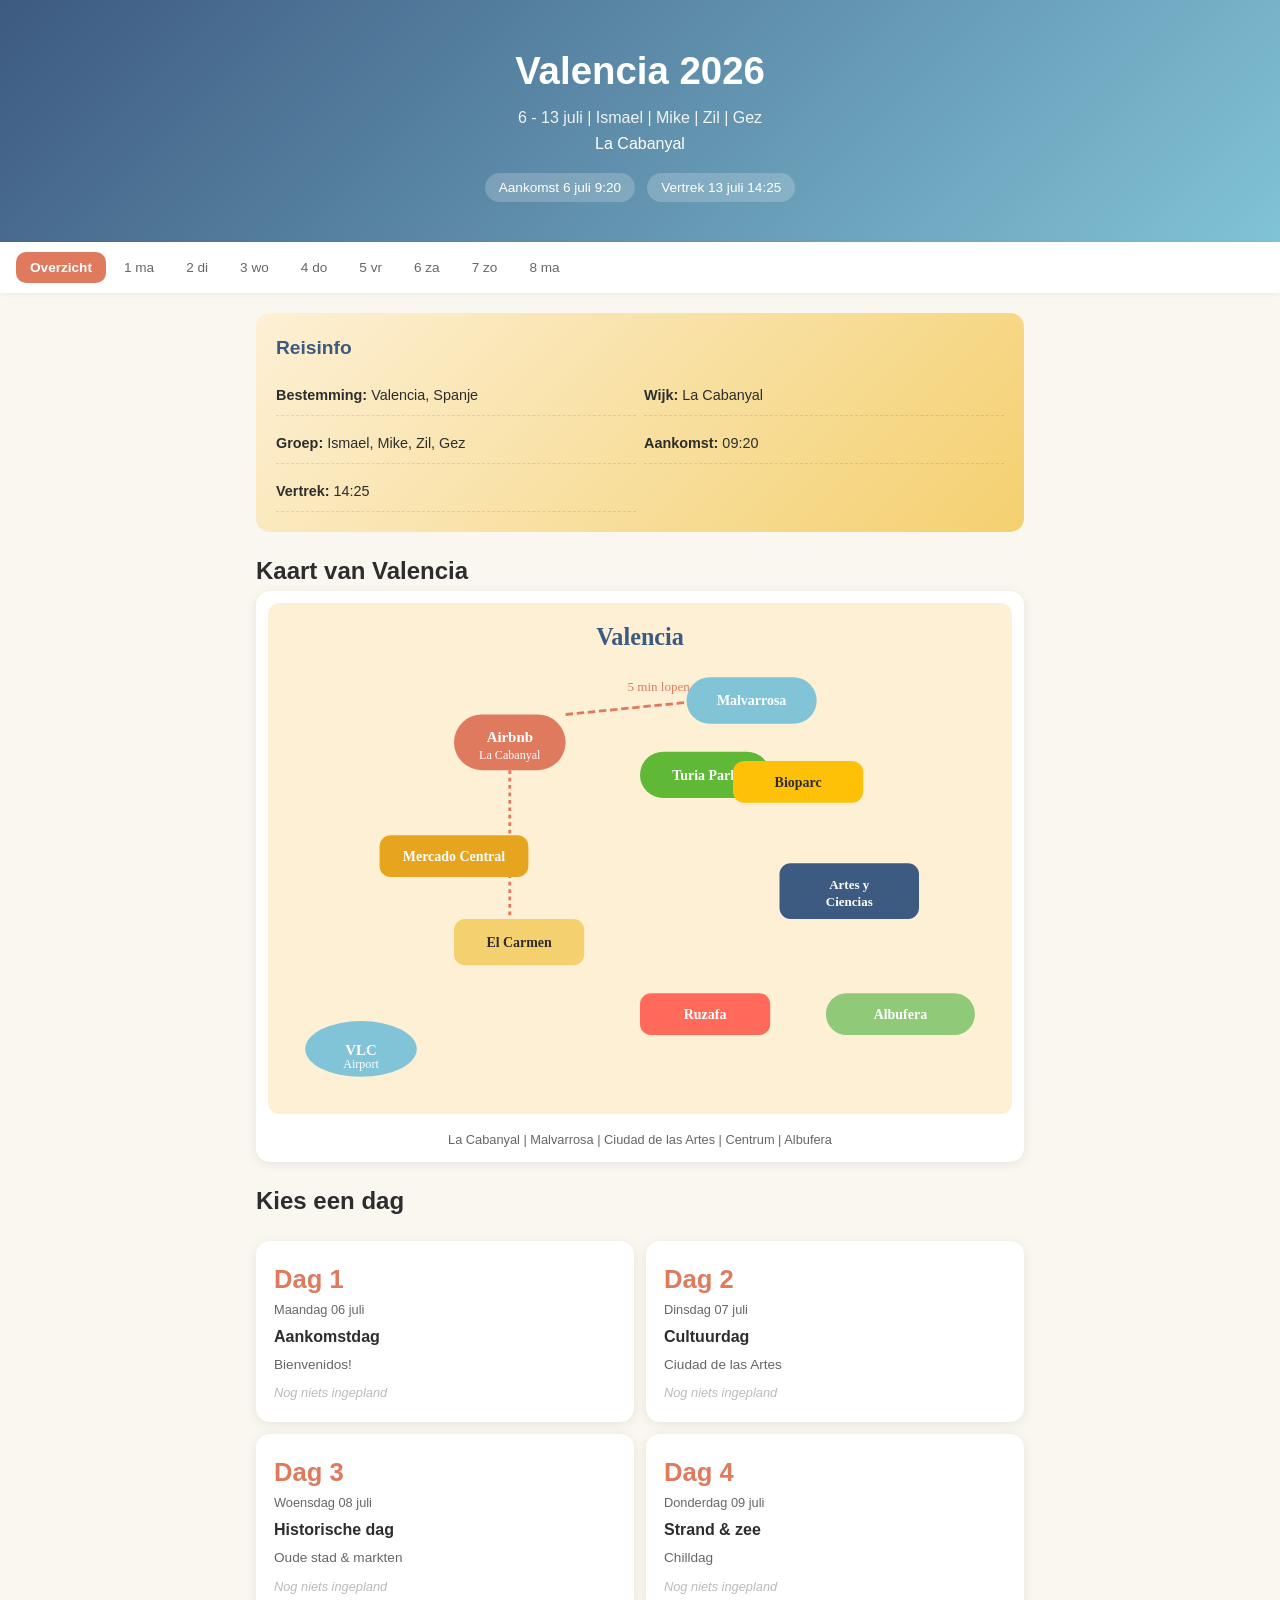
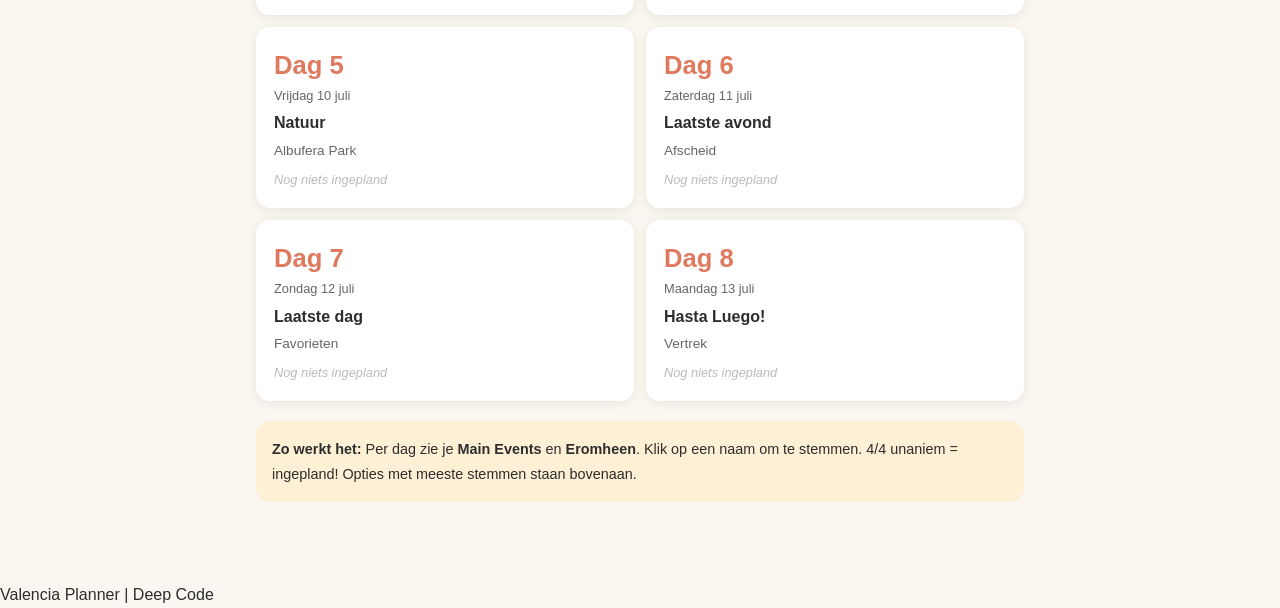
<file: index.html>
<!DOCTYPE html>
<html lang="nl">
<head>
  <meta charset="UTF-8">
  <meta name="viewport" content="width=device-width, initial-scale=1.0">
  <title>Valencia 2026</title>
  <link rel="stylesheet" href="style.css">
</head>
<body>
  <div id="app">
    <header class="hero">
      <div class="hero-content">
        <h1>Valencia 2026</h1>
        <p class="hero-sub">6 - 13 juli | Ismael | Mike | Zil | Gez</p>
        <p>La Cabanyal</p>
        <div class="hero-stats">
          <span>Aankomst 6 juli 9:20</span>
          <span>Vertrek 13 juli 14:25</span>
        </div>
      </div>
    </header>
    <nav class="day-nav" id="dayNav">
      <button class="day-btn active" data-day="0" onclick="switchDay(0)">Overzicht</button>
      <button class="day-btn" data-day="1" onclick="switchDay(1)">1 ma</button>
      <button class="day-btn" data-day="2" onclick="switchDay(2)">2 di</button>
      <button class="day-btn" data-day="3" onclick="switchDay(3)">3 wo</button>
      <button class="day-btn" data-day="4" onclick="switchDay(4)">4 do</button>
      <button class="day-btn" data-day="5" onclick="switchDay(5)">5 vr</button>
      <button class="day-btn" data-day="6" onclick="switchDay(6)">6 za</button>
      <button class="day-btn" data-day="7" onclick="switchDay(7)">7 zo</button>
      <button class="day-btn" data-day="8" onclick="switchDay(8)">8 ma</button>
    </nav>
    <main id="content"></main>
    <footer><p>Valencia Planner | Deep Code</p></footer>
  </div>
  <script src="app.js"></script>
</body>
</html>
</file>
<file: style.css>
:root {
  --terracotta: #e07a5f;
  --valencia-blue: #3d5a80;
  --med-blue: #81c3d7;
  --sand: #f4d06f;
  --cream: #fdf0d5;
  --green: #2ecc71;
  --text: #2d2d2d;
  --text-light: #666;
  --bg: #faf6f0;
  --card-bg: #ffffff;
  --shadow: 0 2px 12px rgba(0,0,0,0.08);
  --radius: 14px;
}
* { margin: 0; padding: 0; box-sizing: border-box; }
body {
  font-family: -apple-system, BlinkMacSystemFont, 'Segoe UI', Roboto, Oxygen, sans-serif;
  background: var(--bg);
  color: var(--text);
  line-height: 1.6;
}
.hero {
  background: linear-gradient(135deg, var(--valencia-blue), var(--med-blue));
  color: white;
  padding: 40px 20px;
  text-align: center;
}
.hero h1 { font-size: 2.4rem; font-weight: 700; }
.hero-sub { font-size: 1rem; opacity: 0.9; margin-top: 4px; }
.hero-stats { display: flex; flex-wrap: wrap; gap: 12px; justify-content: center; margin-top: 16px; font-size: 0.85rem; }
.hero-stats span { background: rgba(255,255,255,0.2); padding: 4px 14px; border-radius: 20px; }
.day-nav {
  display: flex; gap: 4px; padding: 10px 16px;
  background: white; overflow-x: auto; position: sticky; top: 0; z-index: 10;
  box-shadow: 0 1px 6px rgba(0,0,0,0.06);
}
.day-btn {
  flex-shrink: 0; background: none; border: none; padding: 8px 14px;
  border-radius: 10px; font-size: 0.85rem; font-weight: 500;
  color: var(--text-light); cursor: pointer;
}
.day-btn:hover { background: var(--cream); }
.day-btn.active { background: var(--terracotta); color: white; font-weight: 600; }
#content { max-width: 800px; margin: 0 auto; padding: 20px 16px 80px; }
.overview-grid { display: grid; grid-template-columns: 1fr 1fr; gap: 12px; margin: 20px 0; }
@media (max-width: 500px) { .overview-grid { grid-template-columns: 1fr; } }
.overview-card {
  background: var(--card-bg); border-radius: var(--radius); padding: 16px;
  box-shadow: var(--shadow); cursor: pointer; border: 2px solid transparent;
}
.overview-card:hover { transform: translateY(-2px); }
.overview-card .day-number { font-size: 1.6rem; font-weight: 700; color: var(--terracotta); }
.overview-card .day-date { font-size: 0.8rem; color: var(--text-light); }
.overview-card h3 { margin: 4px 0; font-size: 1rem; }
.overview-card .day-theme { color: var(--text-light); font-size: 0.85rem; }
.confirmed-badge {
  background: #e8f8f5; color: #1a7a4a; font-size: 0.8rem;
  padding: 4px 10px; border-radius: 8px; margin-top: 8px;
  border: 1px solid #a3e4d7;
}
.empty-badge { color: #bbb; font-size: 0.8rem; margin-top: 8px; font-style: italic; }
.travel-info {
  background: linear-gradient(135deg, var(--cream), var(--sand));
  border-radius: var(--radius); padding: 20px; margin-bottom: 20px;
}
.travel-info h2 { font-size: 1.2rem; margin-bottom: 12px; color: var(--valencia-blue); }
.travel-info-grid { display: grid; grid-template-columns: 1fr 1fr; gap: 8px; }
@media (max-width: 500px) { .travel-info-grid { grid-template-columns: 1fr; } }
.travel-info-item { font-size: 0.9rem; padding: 8px 0; border-bottom: 1px dashed rgba(0,0,0,0.1); }
.map-container { background: var(--card-bg); border-radius: var(--radius); padding: 12px; margin-bottom: 20px; box-shadow: var(--shadow); text-align: center; }
.map-caption { font-size: 0.8rem; color: var(--text-light); margin-top: 8px; }
.how-it-works { background: var(--cream); border-radius: var(--radius); padding: 16px; margin-top: 20px; font-size: 0.9rem; line-height: 1.7; }
.day-section { animation: fadeIn 0.3s ease; }
@keyframes fadeIn { from { opacity: 0; transform: translateY(10px); } to { opacity: 1; transform: translateY(0); } }
.day-header { margin-bottom: 20px; }
.day-header .day-badge {
  display: inline-block; background: var(--terracotta); color: white;
  padding: 4px 14px; border-radius: 20px; font-size: 0.8rem; font-weight: 600;
}
.day-header h2 { font-size: 1.6rem; margin-top: 8px; color: var(--valencia-blue); }
.day-header .day-theme { font-size: 1rem; color: var(--terracotta); font-weight: 500; }
.day-note { background: #fff3cd; padding: 8px 14px; border-radius: 10px; font-size: 0.85rem; margin-top: 10px; color: #856404; }
.section-title { font-size: 1.1rem; margin: 20px 0 12px; padding-bottom: 6px; border-bottom: 2px solid var(--cream); }
.confirmed-section { background: #e8f8f5; border-radius: var(--radius); padding: 16px; margin-bottom: 20px; border: 2px solid #a3e4d7; }
.confirmed-title { color: #1a7a4a; margin-bottom: 12px; font-size: 1.1rem; }
.activity-card {
  background: var(--card-bg); border-radius: var(--radius); padding: 16px;
  margin-bottom: 12px; box-shadow: var(--shadow);
  border-left: 4px solid var(--med-blue); transition: all 0.2s;
}
.activity-card:hover { transform: translateX(4px); }
.activity-card.has-votes { border-left-color: var(--terracotta); }
.activity-card.confirmed { border-left-color: var(--green) !important; background: #f0faf4; }
.activity-card h3 { font-size: 1.05rem; margin-bottom: 4px; }
.activity-card .act-desc { font-size: 0.9rem; color: var(--text-light); margin-bottom: 8px; }
.activity-card .act-meta { display: flex; flex-wrap: wrap; gap: 10px; font-size: 0.8rem; color: var(--text-light); }
.activity-card .act-category { background: var(--cream); padding: 2px 8px; border-radius: 6px; font-size: 0.75rem; }
.vote-counter { text-align: center; min-width: 60px; background: var(--bg); border-radius: 12px; padding: 8px 12px; border: 2px solid #eee; }
.vote-counter.unanimous { border-color: var(--green); background: #e8f8f5; }
.vote-num { font-size: 1.5rem; font-weight: 700; color: var(--terracotta); }
.vote-label { font-size: 0.8rem; color: var(--text-light); }
.vote-section { display: flex; gap: 6px; margin-top: 12px; flex-wrap: wrap; align-items: center; }
.vote-btn { background: var(--bg); border: 1px solid #ddd; border-radius: 20px; padding: 5px 14px; font-size: 0.8rem; cursor: pointer; color: var(--text-light); transition: all 0.15s; }
.vote-btn:hover { border-color: var(--terracotta); background: #fff5f0; }
.vote-btn.voted-yes { background: var(--terracotta); color: white; border-color: var(--terracotta); font-weight: 600; }
.unanimous-badge { background: var(--green); color: white; padding: 4px 12px; border-radius: 20px; font-size: 0.8rem; font-weight: 600; }
.site-footer { text-align: center; padding: 24px; font-size: 0.85rem; color: var(--text-light); border-top: 1px solid #eee; margin-top: 40px; }
</file>
